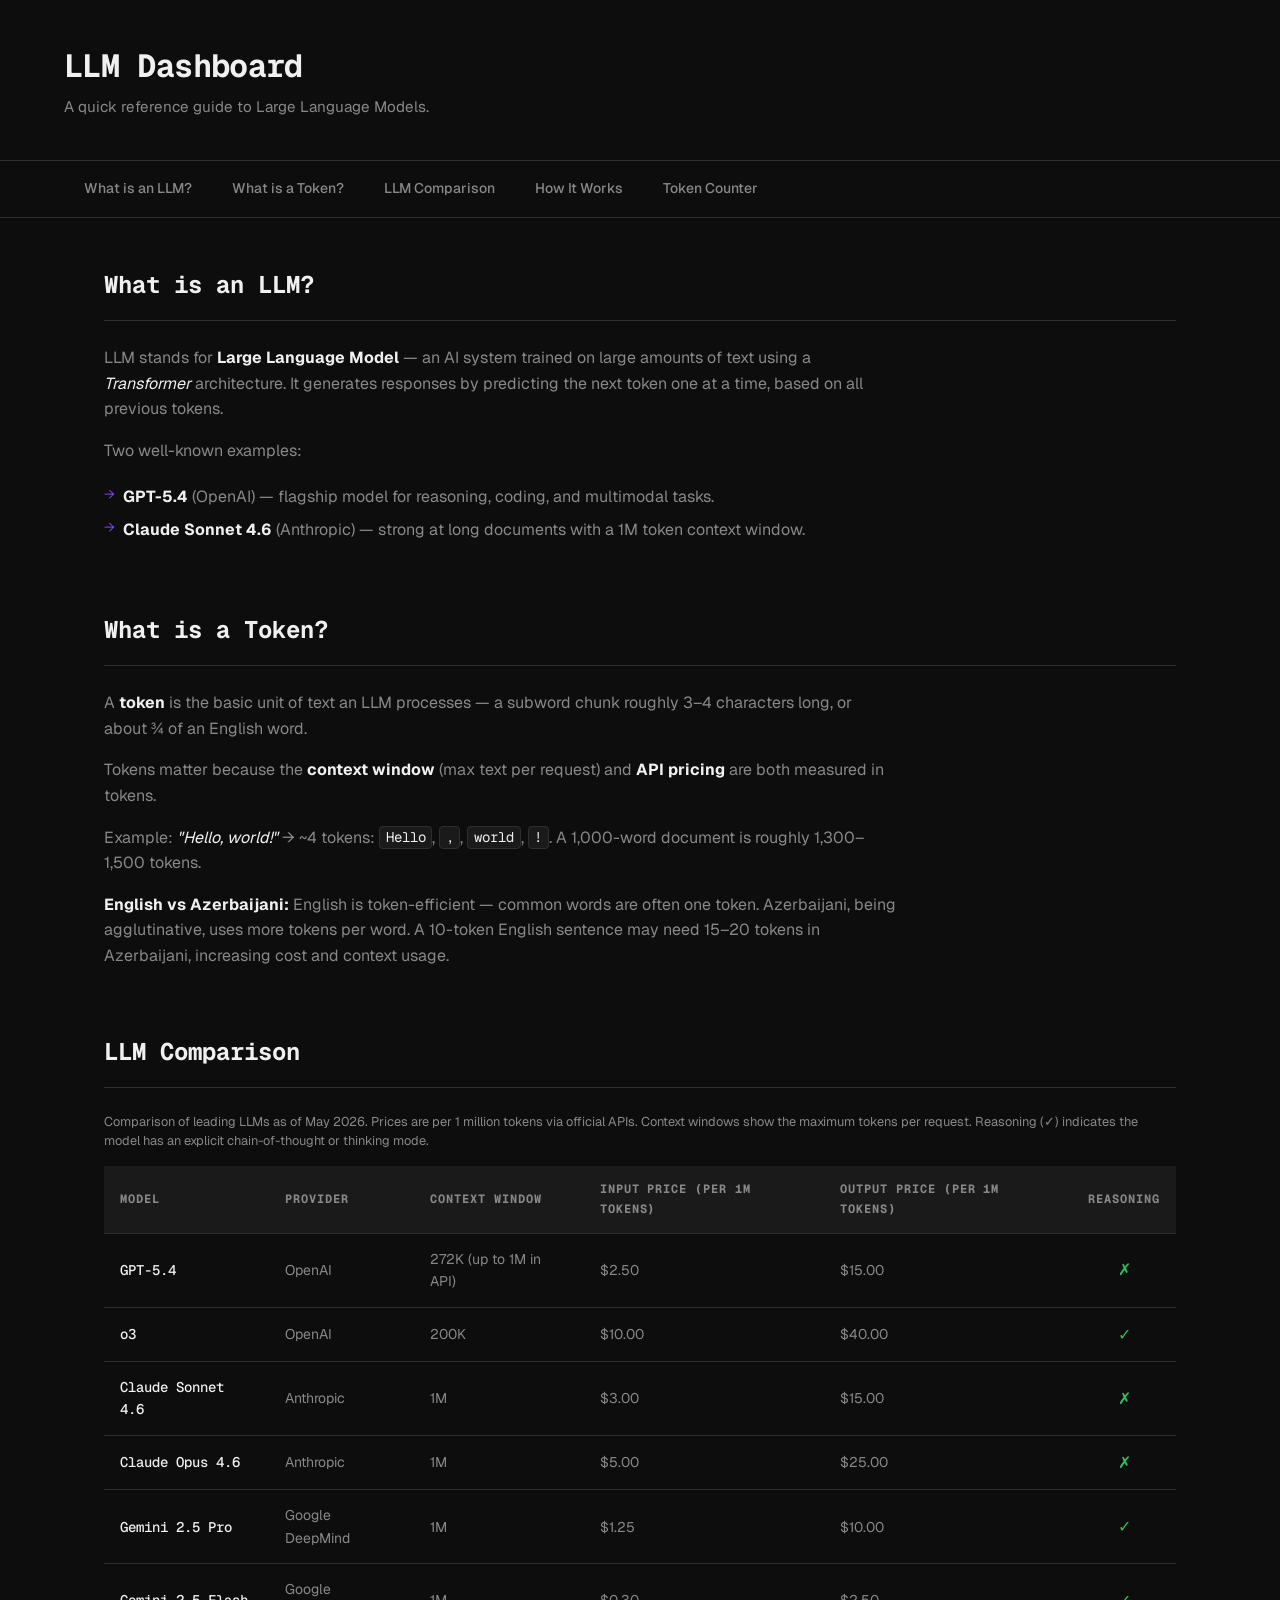
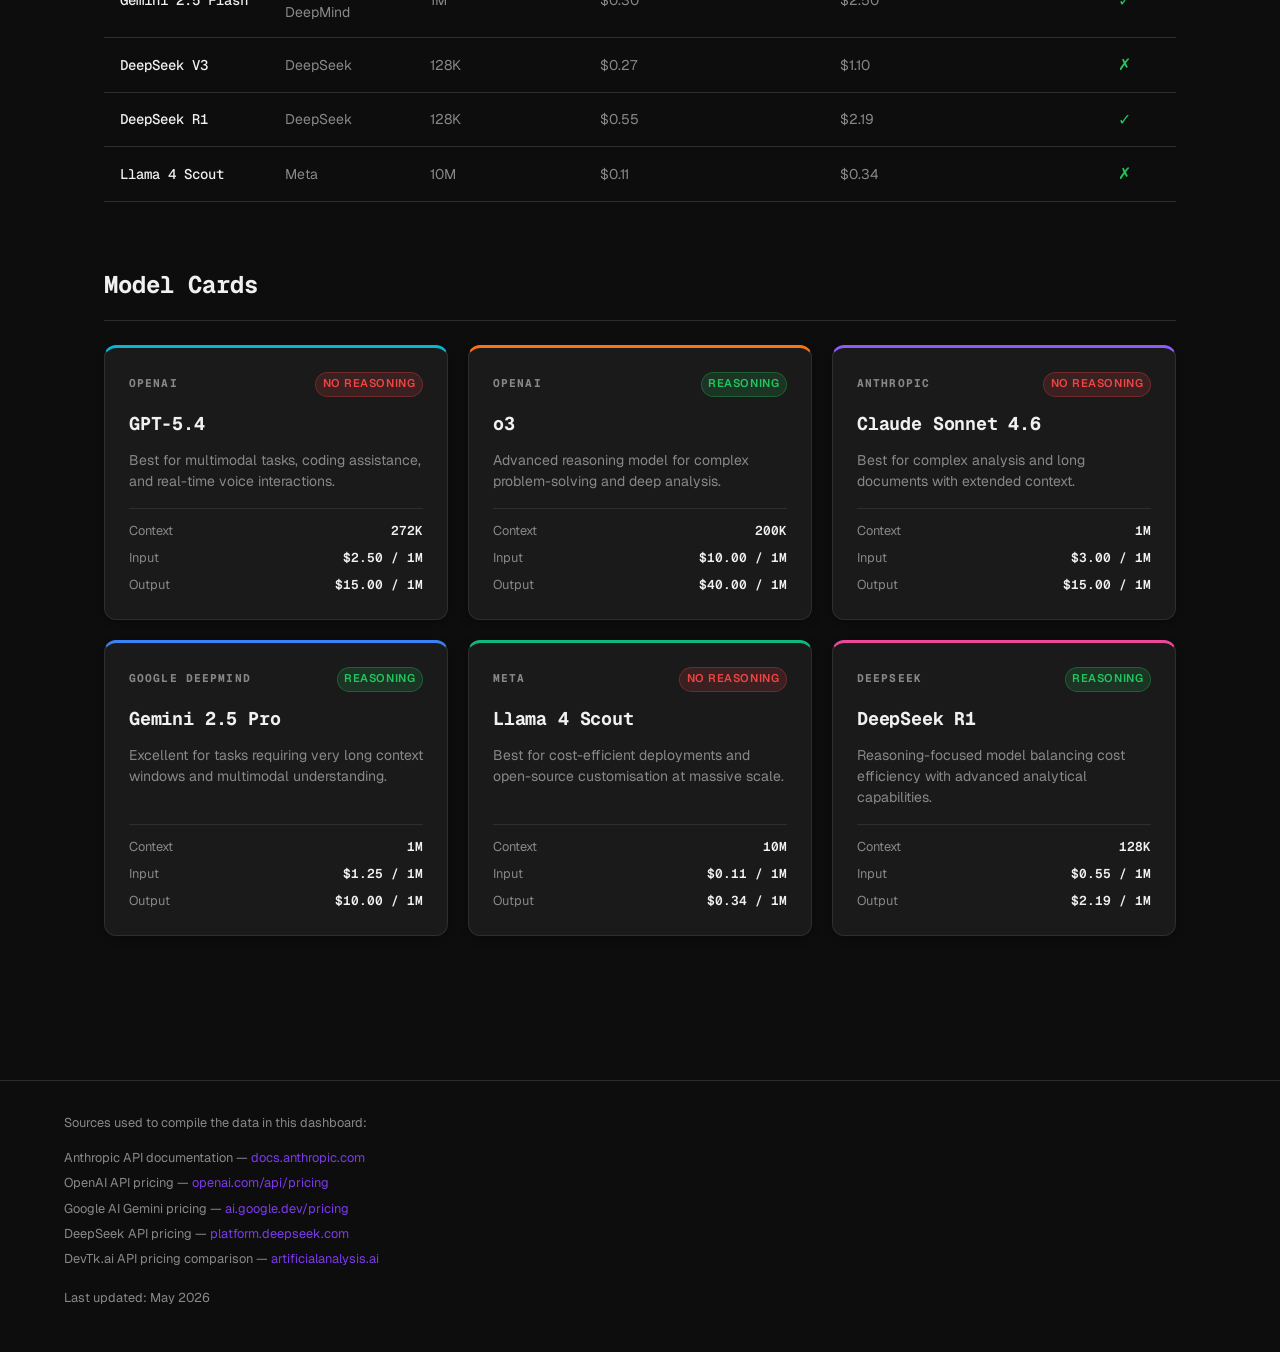
<file: index.html>
<!DOCTYPE html>
<html lang="en">
  <head>
    <meta charset="UTF-8" />
    <meta name="viewport" content="width=device-width, initial-scale=1.0" />
    <title>LLM Dashboard</title>
    <link rel="stylesheet" href="style.css">
    <link href="https://fonts.googleapis.com/css2?family=Geist+Mono:wght@400;500;700&family=Geist:wght@400;500;700&display=swap" rel="stylesheet">
  </head>
  <body>

    <header>
      <h1>LLM Dashboard</h1>
      <p>A quick reference guide to Large Language Models.</p>
    </header>

    <nav>
      <ul>
        <li><a href="#what-is-llm">What is an LLM?</a></li>
        <li><a href="#what-is-token">What is a Token?</a></li>
        <li><a href="#comparison">LLM Comparison</a></li>
        <li><a href="how-it-works.html">How It Works</a></li>
        <li><a href="tokenCounter.html">Token Counter</a></li>
      </ul>
    </nav>

    <main>
      <section id="what-is-llm">
        <h2>What is an LLM?</h2>

        <p>
          LLM stands for <strong>Large Language Model</strong> — an AI system trained on large amounts
          of text using a <em>Transformer</em> architecture. It generates responses by predicting the
          next token one at a time, based on all previous tokens.
        </p>

        <p>Two well-known examples:</p>
        <ul>
          <li><strong>GPT-5.4</strong> (OpenAI) — flagship model for reasoning, coding, and multimodal tasks.</li>
          <li><strong>Claude Sonnet 4.6</strong> (Anthropic) — strong at long documents with a 1M token context window.</li>
        </ul>
      </section>

      <section id="what-is-token">
        <h2>What is a Token?</h2>

        <p>
          A <strong>token</strong> is the basic unit of text an LLM processes — a subword chunk roughly
          3–4 characters long, or about ¾ of an English word.
        </p>

        <p>
          Tokens matter because the <strong>context window</strong> (max text per request) and
          <strong>API pricing</strong> are both measured in tokens.
        </p>

        <p>
          Example: <em>"Hello, world!"</em> → ~4 tokens: <code>Hello</code>, <code>,</code>,
          <code> world</code>, <code>!</code>. A 1,000-word document is roughly 1,300–1,500 tokens.
        </p>

        <p>
          <strong>English vs Azerbaijani:</strong> English is token-efficient — common words are often
          one token. Azerbaijani, being agglutinative, uses more tokens per word. A 10-token English
          sentence may need 15–20 tokens in Azerbaijani, increasing cost and context usage.
        </p>
      </section>

      <section id="comparison">
        <h2>LLM Comparison</h2>

        <table>
          <caption>
            Comparison of leading LLMs as of May 2026. Prices are per 1 million tokens via official
            APIs. Context windows show the maximum tokens per request. Reasoning (✓) indicates the model
            has an explicit chain-of-thought or thinking mode.
          </caption>
          <thead>
            <tr>
              <th>Model</th>
              <th>Provider</th>
              <th>Context Window</th>
              <th>Input Price (per 1M tokens)</th>
              <th>Output Price (per 1M tokens)</th>
              <th>Reasoning</th>
            </tr>
          </thead>
          <tbody>
            <tr>
              <td>GPT-5.4</td>
              <td>OpenAI</td>
              <td>272K (up to 1M in API)</td>
              <td>$2.50</td>
              <td>$15.00</td>
              <td data-reasoning="no">✗</td>
            </tr>
            <tr>
              <td>o3</td>
              <td>OpenAI</td>
              <td>200K</td>
              <td>$10.00</td>
              <td>$40.00</td>
              <td data-reasoning="yes">✓</td>
            </tr>
            <tr>
              <td>Claude Sonnet 4.6</td>
              <td>Anthropic</td>
              <td>1M</td>
              <td>$3.00</td>
              <td>$15.00</td>
              <td data-reasoning="no">✗</td>
            </tr>
            <tr>
              <td>Claude Opus 4.6</td>
              <td>Anthropic</td>
              <td>1M</td>
              <td>$5.00</td>
              <td>$25.00</td>
              <td data-reasoning="no">✗</td>
            </tr>
            <tr>
              <td>Gemini 2.5 Pro</td>
              <td>Google DeepMind</td>
              <td>1M</td>
              <td>$1.25</td>
              <td>$10.00</td>
              <td data-reasoning="yes">✓</td>
            </tr>
            <tr>
              <td>Gemini 2.5 Flash</td>
              <td>Google DeepMind</td>
              <td>1M</td>
              <td>$0.30</td>
              <td>$2.50</td>
              <td data-reasoning="yes">✓</td>
            </tr>
            <tr>
              <td>DeepSeek V3</td>
              <td>DeepSeek</td>
              <td>128K</td>
              <td>$0.27</td>
              <td>$1.10</td>
              <td data-reasoning="no">✗</td>
            </tr>
            <tr>
              <td>DeepSeek R1</td>
              <td>DeepSeek</td>
              <td>128K</td>
              <td>$0.55</td>
              <td>$2.19</td>
              <td data-reasoning="yes">✓</td>
            </tr>
            <tr>
              <td>Llama 4 Scout</td>
              <td>Meta</td>
              <td>10M</td>
              <td>$0.11</td>
              <td>$0.34</td>
              <td data-reasoning="no">✗</td>
            </tr>
          </tbody>
        </table>
      </section>

      <section id="model-cards">
        <h2>Model Cards</h2>
        <div class="cards-grid">
          <div class="card" style="--border-color: #06b6d4">
            <div class="card-header">
              <span class="card-provider">OpenAI</span>
              <span class="card-reasoning reasoning-no">No Reasoning</span>
            </div>
            <h3 class="card-name">GPT-5.4</h3>
            <p class="card-tagline">Best for multimodal tasks, coding assistance, and real-time voice interactions.</p>
            <ul class="card-specs">
              <li><span class="spec-label">Context</span><span class="spec-value">272K</span></li>
              <li><span class="spec-label">Input</span><span class="spec-value">$2.50 / 1M</span></li>
              <li><span class="spec-label">Output</span><span class="spec-value">$15.00 / 1M</span></li>
            </ul>
          </div>

          <div class="card" style="--border-color: #f97316">
            <div class="card-header">
              <span class="card-provider">OpenAI</span>
              <span class="card-reasoning reasoning-yes">Reasoning</span>
            </div>
            <h3 class="card-name">o3</h3>
            <p class="card-tagline">Advanced reasoning model for complex problem-solving and deep analysis.</p>
            <ul class="card-specs">
              <li><span class="spec-label">Context</span><span class="spec-value">200K</span></li>
              <li><span class="spec-label">Input</span><span class="spec-value">$10.00 / 1M</span></li>
              <li><span class="spec-label">Output</span><span class="spec-value">$40.00 / 1M</span></li>
            </ul>
          </div>

          <div class="card" style="--border-color: #8b5cf6">
            <div class="card-header">
              <span class="card-provider">Anthropic</span>
              <span class="card-reasoning reasoning-no">No Reasoning</span>
            </div>
            <h3 class="card-name">Claude Sonnet 4.6</h3>
            <p class="card-tagline">Best for complex analysis and long documents with extended context.</p>
            <ul class="card-specs">
              <li><span class="spec-label">Context</span><span class="spec-value">1M</span></li>
              <li><span class="spec-label">Input</span><span class="spec-value">$3.00 / 1M</span></li>
              <li><span class="spec-label">Output</span><span class="spec-value">$15.00 / 1M</span></li>
            </ul>
          </div>

          <div class="card" style="--border-color: #3b82f6">
            <div class="card-header">
              <span class="card-provider">Google DeepMind</span>
              <span class="card-reasoning reasoning-yes">Reasoning</span>
            </div>
            <h3 class="card-name">Gemini 2.5 Pro</h3>
            <p class="card-tagline">Excellent for tasks requiring very long context windows and multimodal understanding.</p>
            <ul class="card-specs">
              <li><span class="spec-label">Context</span><span class="spec-value">1M</span></li>
              <li><span class="spec-label">Input</span><span class="spec-value">$1.25 / 1M</span></li>
              <li><span class="spec-label">Output</span><span class="spec-value">$10.00 / 1M</span></li>
            </ul>
          </div>

          <div class="card" style="--border-color: #10b981">
            <div class="card-header">
              <span class="card-provider">Meta</span>
              <span class="card-reasoning reasoning-no">No Reasoning</span>
            </div>
            <h3 class="card-name">Llama 4 Scout</h3>
            <p class="card-tagline">Best for cost-efficient deployments and open-source customisation at massive scale.</p>
            <ul class="card-specs">
              <li><span class="spec-label">Context</span><span class="spec-value">10M</span></li>
              <li><span class="spec-label">Input</span><span class="spec-value">$0.11 / 1M</span></li>
              <li><span class="spec-label">Output</span><span class="spec-value">$0.34 / 1M</span></li>
            </ul>
          </div>

          <div class="card" style="--border-color: #ec4899">
            <div class="card-header">
              <span class="card-provider">DeepSeek</span>
              <span class="card-reasoning reasoning-yes">Reasoning</span>
            </div>
            <h3 class="card-name">DeepSeek R1</h3>
            <p class="card-tagline">Reasoning-focused model balancing cost efficiency with advanced analytical capabilities.</p>
            <ul class="card-specs">
              <li><span class="spec-label">Context</span><span class="spec-value">128K</span></li>
              <li><span class="spec-label">Input</span><span class="spec-value">$0.55 / 1M</span></li>
              <li><span class="spec-label">Output</span><span class="spec-value">$2.19 / 1M</span></li>
            </ul>
          </div>
        </div>
      </section>

    </main>

    <footer>
      <p>Sources used to compile the data in this dashboard:</p>
      <ul>
        <li>Anthropic API documentation — <a href="https://docs.anthropic.com" target="_blank">docs.anthropic.com</a></li>
        <li>OpenAI API pricing — <a href="https://openai.com/api/pricing" target="_blank">openai.com/api/pricing</a></li>
        <li>Google AI Gemini pricing — <a href="https://ai.google.dev/pricing" target="_blank">ai.google.dev/pricing</a></li>
        <li>DeepSeek API pricing — <a href="https://platform.deepseek.com/api-docs/pricing" target="_blank">platform.deepseek.com</a></li>
        <li>DevTk.ai API pricing comparison — <a href="https://artificialanalysis.ai/" target="_blank">artificialanalysis.ai</a></li>
      </ul>
      <p>Last updated: May 2026</p>
    </footer>

  </body>
</html>
</file>
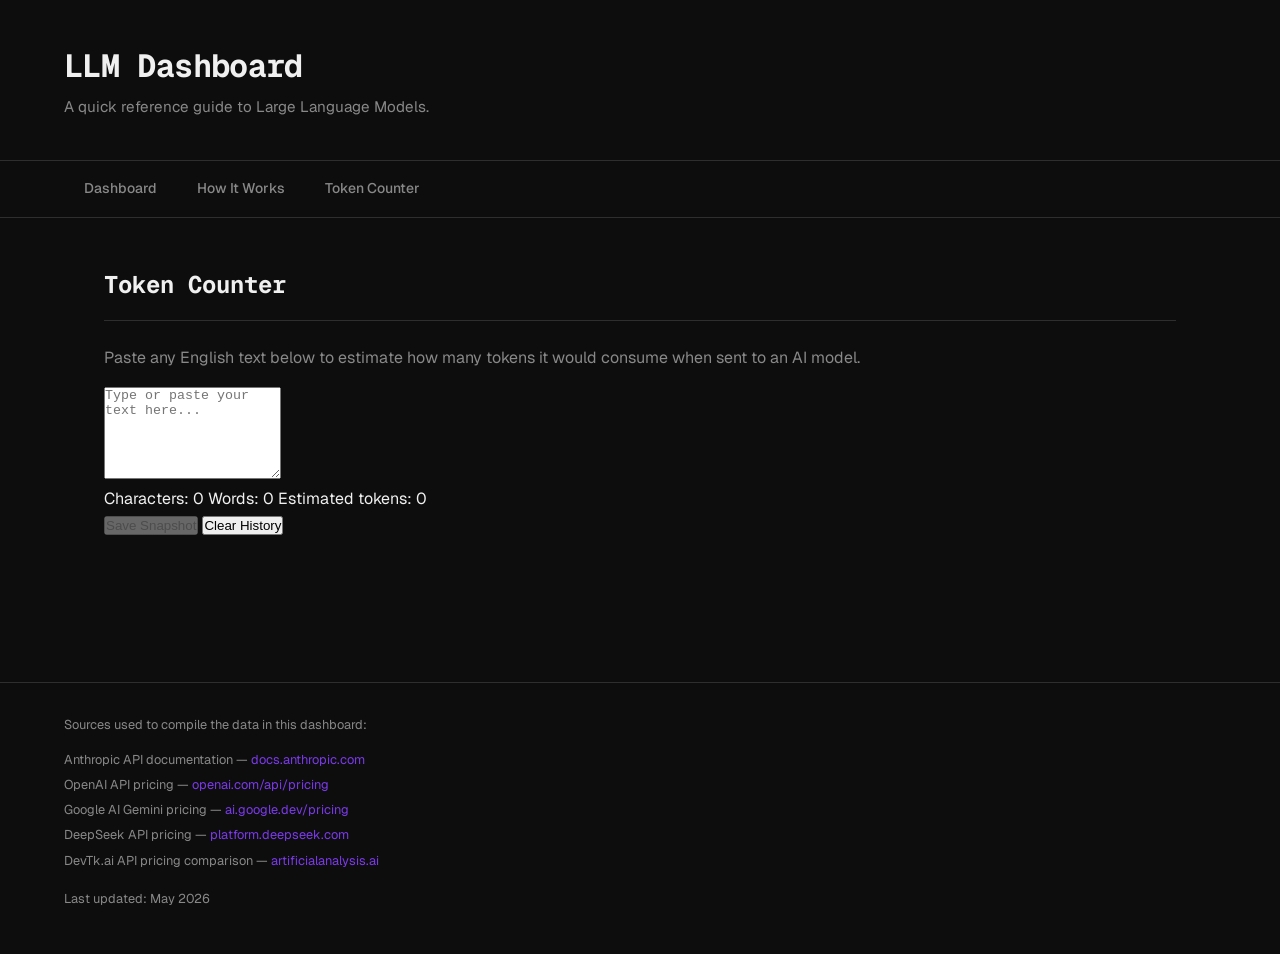
<file: tokenCounter.html>
<!DOCTYPE html>
<html lang="en">
  <head>
    <meta charset="UTF-8" />
    <meta name="viewport" content="width=device-width, initial-scale=1.0" />
    <title>Token Counter — LLM Dashboard</title>
    <link rel="stylesheet" href="style.css">
    <link href="https://fonts.googleapis.com/css2?family=Geist+Mono:wght@400;500;700&family=Geist:wght@400;500;700&display=swap" rel="stylesheet">
  </head>
  <body>

    <header>
      <h1>LLM Dashboard</h1>
      <p>A quick reference guide to Large Language Models.</p>
    </header>

    <nav>
      <ul>
        <li><a href="index.html">Dashboard</a></li>
        <li><a href="how-it-works.html">How It Works</a></li>
        <li><a href="tokenCounter.html">Token Counter</a></li>
      </ul>
    </nav>

    <main>
      <section id="tokenCounter">
        <h2>Token Counter</h2>
        <p>Paste any English text below to estimate how many tokens it would consume when sent to an AI model.</p>
        <textarea id="inputText" rows="6" placeholder="Type or paste your text here..."></textarea>

        <div id="stats">
          <span id="stat-chars">Characters: 0</span>
          <span id="stat-words">Words: 0</span>
          <span id="stat-tokens">Estimated tokens: 0</span>
        </div>

        <div id="action-buttons">
          <button id="save-btn" disabled>Save Snapshot</button>
          <button id="clear-btn">Clear History</button>
        </div>

        <p id="max-tokens" style="display: none;"></p>
        <ul id="history-list"></ul>
      </section>
    </main>

    <footer>
      <p>Sources used to compile the data in this dashboard:</p>
      <ul>
        <li>Anthropic API documentation — <a href="https://docs.anthropic.com" target="_blank">docs.anthropic.com</a></li>
        <li>OpenAI API pricing — <a href="https://openai.com/api/pricing" target="_blank">openai.com/api/pricing</a></li>
        <li>Google AI Gemini pricing — <a href="https://ai.google.dev/pricing" target="_blank">ai.google.dev/pricing</a></li>
        <li>DeepSeek API pricing — <a href="https://platform.deepseek.com/api-docs/pricing" target="_blank">platform.deepseek.com</a></li>
        <li>DevTk.ai API pricing comparison — <a href="https://artificialanalysis.ai/" target="_blank">artificialanalysis.ai</a></li>
      </ul>
      <p>Last updated: May 2026</p>
    </footer>

    <script type="module" src="dom.js"></script>
  </body>
</html>
</file>
<file: style.css>
@import url('https://fonts.googleapis.com/css2?family=Geist+Mono:wght@400;500;700&family=Geist:wght@400;500;700&display=swap');

:root {
  --color-background: #0d0d0d;
  --color-surface: #1a1a1a;
  --color-border: #2e2e2e;
  --color-text-primary: #f0f0f0;
  --color-text-secondary: #888888;
  --color-accent: #7c3aed;
  --color-accent-hover: #6d28d9;
  --color-green: #22c55e;
  --color-red: #ef4444;
  --color-green-bg: rgba(34,197,94,0.15);
  --color-red-bg: rgba(239,68,68,0.15);
}

*, *::before, *::after {
  box-sizing: border-box;
  margin: 0;
  padding: 0;
}

html {
  scroll-behavior: smooth;
}

body {
  background-color: var(--color-background);
  color: var(--color-text-primary);
  font-family: 'Geist', sans-serif;
  font-size: 16px;
  line-height: 1.6;
  min-height: 100vh;
}

header {
  padding: 2.5rem 4rem;
  border-bottom: 1px solid var(--color-border);
}

header h1 {
  font-family: 'Geist Mono', monospace;
  font-size: 2rem;
  font-weight: 700;
  letter-spacing: -0.02em;
  color: var(--color-text-primary);
}

header p {
  color: var(--color-text-secondary);
  margin-top: 0.25rem;
  font-size: 0.95rem;
}

nav {
  padding: 0 4rem;
  border-bottom: 1px solid var(--color-border);
  background-color: var(--color-background);
  position: sticky;
  top: 0;
  z-index: 100;
}

nav ul {
  list-style: none;
  display: flex;
  gap: 0;
}

nav ul li a {
  display: inline-block;
  padding: 1rem 1.25rem;
  text-decoration: none;
  color: var(--color-text-secondary);
  font-size: 0.875rem;
  font-weight: 500;
  transition: color 0.2s ease;
  border-bottom: 2px solid transparent;
}

nav ul li a:hover {
  color: var(--color-text-primary);
  border-bottom-color: var(--color-accent);
}

main {
  max-width: 1200px;
  margin: 0 auto;
  padding: 3rem 4rem;
}

section {
  margin-bottom: 4rem;
}

section h2 {
  font-family: 'Geist Mono', monospace;
  font-size: 1.5rem;
  font-weight: 700;
  margin-bottom: 1.5rem;
  padding-bottom: 1rem;
  border-bottom: 1px solid var(--color-border);
}

section p {
  color: var(--color-text-secondary);
  margin-bottom: 1rem;
  max-width: 72ch;
}

section p strong {
  color: var(--color-text-primary);
}

section p em {
  color: var(--color-text-primary);
  font-style: italic;
}

section p code {
  font-family: 'Geist Mono', monospace;
  background: var(--color-surface);
  border: 1px solid var(--color-border);
  border-radius: 4px;
  padding: 0.1em 0.4em;
  font-size: 0.875em;
  color: var(--color-text-primary);
}

section ul {
  list-style: none;
  padding-left: 0;
}

section ul li {
  color: var(--color-text-secondary);
  padding: 0.25rem 0;
  padding-left: 1.2rem;
  position: relative;
}

section ul li::before {
  content: '→';
  position: absolute;
  left: 0;
  color: var(--color-accent);
  font-size: 0.85em;
}

section ul li strong {
  color: var(--color-text-primary);
}

#comparison table {
  width: 100%;
  border-collapse: collapse;
  font-size: 0.875rem;
}

#comparison caption {
  text-align: left;
  color: var(--color-text-secondary);
  font-size: 0.8rem;
  margin-bottom: 1rem;
  line-height: 1.5;
}

#comparison thead tr {
  background-color: var(--color-surface);
}

#comparison th {
  padding: 0.875rem 1rem;
  text-align: left;
  font-family: 'Geist Mono', monospace;
  font-size: 0.75rem;
  font-weight: 700;
  text-transform: uppercase;
  letter-spacing: 0.08em;
  color: var(--color-text-secondary);
  border-bottom: 1px solid var(--color-border);
}

#comparison td {
  padding: 0.875rem 1rem;
  border-bottom: 1px solid var(--color-border);
  color: var(--color-text-secondary);
}

#comparison td:first-child {
  font-family: 'Geist Mono', monospace;
  font-weight: 500;
  color: var(--color-text-primary);
}

#comparison tbody tr:hover {
  background-color: var(--color-surface);
}

/* Reasoning column */
#comparison td:last-child {
  text-align: center;
  font-size: 1rem;
}

#comparison tbody tr td:last-child {
  color: var(--color-green);
}

#comparison tbody tr:has(td:last-child:not(:contains("✓"))) td:last-child {
  color: var(--color-red);
}

/* Manual targeting via text */
#comparison td[data-reasoning="no"] {
  color: var(--color-red);
}

#comparison td[data-reasoning="yes"] {
  color: var(--color-green);
}

#model-cards h2 {
  margin-bottom: 1.5rem;
}

.cards-grid {
  display: grid;
  grid-template-columns: repeat(auto-fill, minmax(320px, 1fr));
  gap: 1.25rem;
}

.card {
  background-color: var(--color-surface);
  border: 1px solid var(--color-border);
  border-top: 3px solid var(--border-color, var(--color-accent));
  border-radius: 12px;
  padding: 1.5rem;
  box-shadow: 0 2px 8px rgba(0,0,0,0.3);
  transition: transform 0.2s ease, box-shadow 0.2s ease;
  display: flex;
  flex-direction: column;
  gap: 0.75rem;
}

.card:hover {
  transform: translateY(-4px);
  box-shadow: 0 8px 24px rgba(0,0,0,0.5);
}

.card-header {
  display: flex;
  align-items: center;
  justify-content: space-between;
  gap: 0.5rem;
}

.card-provider {
  font-family: 'Geist Mono', monospace;
  font-size: 0.7rem;
  font-weight: 700;
  letter-spacing: 0.1em;
  text-transform: uppercase;
  color: var(--color-text-secondary);
}

.card-reasoning {
  font-size: 0.7rem;
  font-weight: 600;
  padding: 0.2em 0.6em;
  border-radius: 999px;
  text-transform: uppercase;
  letter-spacing: 0.05em;
}

.reasoning-yes {
  background-color: var(--color-green-bg);
  color: var(--color-green);
  border: 1px solid rgba(34,197,94,0.3);
}

.reasoning-no {
  background-color: var(--color-red-bg);
  color: var(--color-red);
  border: 1px solid rgba(239,68,68,0.3);
}

.card-name {
  font-family: 'Geist Mono', monospace;
  font-size: 1.15rem;
  font-weight: 700;
  color: var(--color-text-primary);
  letter-spacing: -0.01em;
}

.card-tagline {
  font-size: 0.875rem;
  color: var(--color-text-secondary);
  line-height: 1.5;
  margin: 0;
  flex: 1;
}

.card-specs {
  list-style: none;
  padding: 0;
  border-top: 1px solid var(--color-border);
  padding-top: 0.75rem;
  margin-top: 0.25rem;
  display: flex;
  flex-direction: column;
  gap: 0.4rem;
}

.card-specs li {
  display: flex;
  justify-content: space-between;
  align-items: center;
  padding: 0;
}

.card-specs li::before {
  display: none;
}

.spec-label {
  font-size: 0.8rem;
  color: var(--color-text-secondary);
}

.spec-value {
  font-family: 'Geist Mono', monospace;
  font-size: 0.8rem;
  font-weight: 600;
  color: var(--color-text-primary);
}

footer {
  border-top: 1px solid var(--color-border);
  padding: 2rem 4rem;
  margin-top: 2rem;
}

footer p {
  color: var(--color-text-secondary);
  font-size: 0.8rem;
  margin-bottom: 0.75rem;
}

footer ul {
  list-style: none;
  padding: 0;
  margin-bottom: 1rem;
}

footer ul li {
  color: var(--color-text-secondary);
  font-size: 0.8rem;
  padding: 0.15rem 0;
}

footer ul li::before {
  display: none;
}

footer a {
  color: var(--color-accent);
  text-decoration: none;
}

footer a:hover {
  text-decoration: underline;
}

/* ── Timeline (how-it-works.html) ────────── */
#timeline h2 {
  font-size: 2rem;
  margin-bottom: 0.5rem;
  border: none;
  padding: 0;
}

#timeline > p {
  margin-bottom: 3rem;
}

.timeline {
  list-style: none;
  padding: 0;
  position: relative;
}

.timeline::before {
  content: "";
  position: absolute;
  left: 28px;
  top: 0;
  bottom: 0;
  width: 2px;
  background: linear-gradient(to bottom, var(--color-accent), transparent);
}

.timeline-step {
  display: flex;
  gap: 2rem;
  margin-bottom: 2rem;
  align-items: flex-start;
  opacity: 0;
  animation: fadeInUp 0.5s ease forwards;
}

.timeline-step:nth-child(1) { animation-delay: 0.1s; }
.timeline-step:nth-child(2) { animation-delay: 0.2s; }
.timeline-step:nth-child(3) { animation-delay: 0.3s; }
.timeline-step:nth-child(4) { animation-delay: 0.4s; }
.timeline-step:nth-child(5) { animation-delay: 0.5s; }
.timeline-step:nth-child(6) { animation-delay: 0.6s; }

@keyframes fadeInUp {
  from {
    opacity: 0;
    transform: translateY(20px);
  }
  to {
    opacity: 1;
    transform: translateY(0);
  }
}

.step-marker {
  flex-shrink: 0;
  width: 58px;
  height: 58px;
  border-radius: 50%;
  background-color: var(--color-accent);
  color: #fff;
  font-family: 'Geist Mono', monospace;
  font-size: 1.1rem;
  font-weight: 700;
  display: flex;
  align-items: center;
  justify-content: center;
  position: relative;
  z-index: 1;
  box-shadow: 0 0 0 4px var(--color-background), 0 0 0 5px var(--color-accent);
}

.step-content {
  background: var(--color-surface);
  border: 1px solid var(--color-border);
  border-radius: 10px;
  padding: 1.25rem 1.5rem;
  flex: 1;
  margin-top: 0.5rem;
}

.step-content h3 {
  font-family: 'Geist', sans-serif;
  font-size: 1rem;
  font-weight: 700;
  color: var(--color-text-primary);
  margin-bottom: 0.5rem;
}

.step-content p {
  font-size: 0.875rem;
  color: var(--color-text-secondary);
  margin: 0;
  max-width: none;
}

.step-content code {
  font-family: 'Geist Mono', monospace;
  background: rgba(124, 58, 237, 0.15);
  border: 1px solid rgba(124, 58, 237, 0.3);
  border-radius: 4px;
  padding: 0.1em 0.4em;
  font-size: 0.875em;
  color: #a78bfa;
}
</file>
